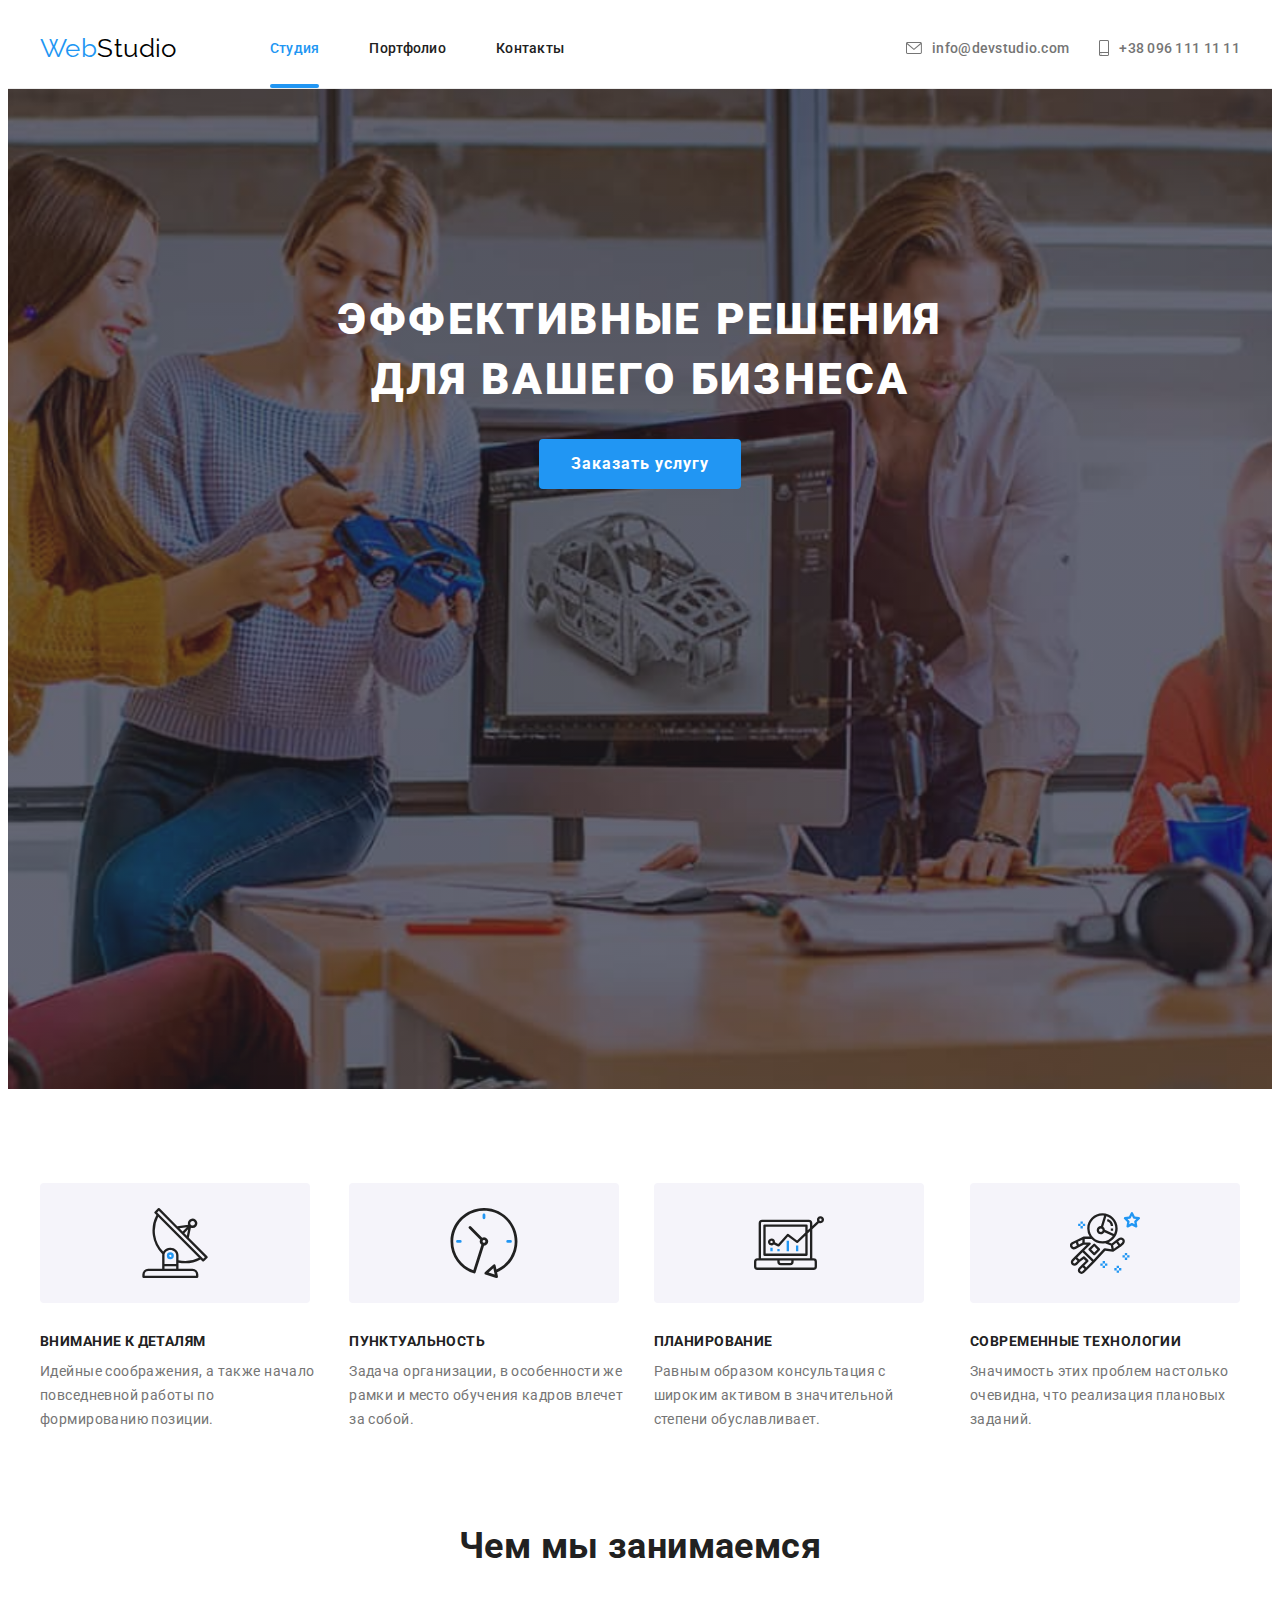
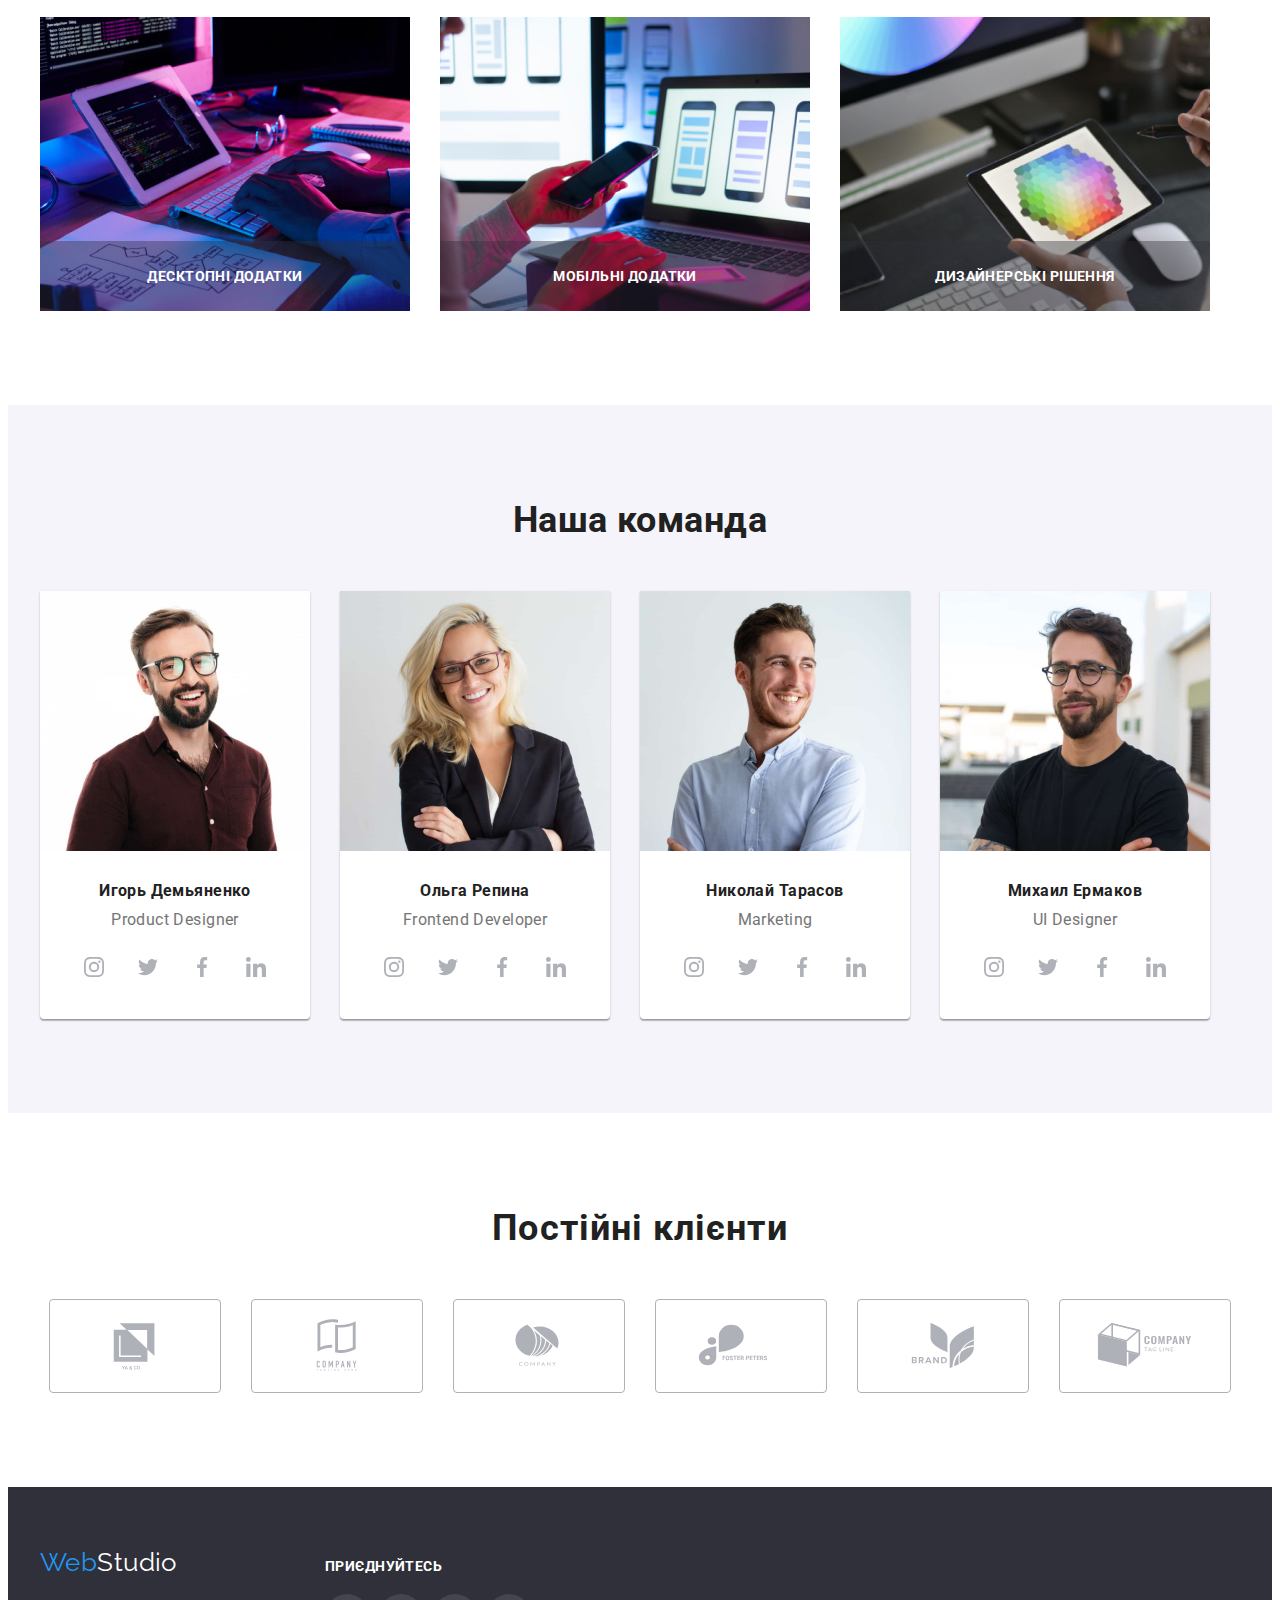
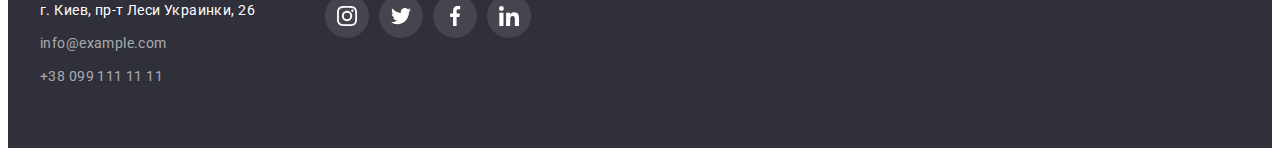
<file: index.html>
<!DOCTYPE html>
<html lang="ru">
  <head>
    <meta charset="UTF-8" />
    <meta http-equiv="X-UA-Compatible" content="IE=edge" />
    <meta name="viewport" content="width=device-width, initial-scale=1.0" />
    <title>WebStudio</title>

    <!--------------------  Font  ------------------------------------>
    <link rel="preconnect" href="https://fonts.googleapis.com" />
    <link rel="preconnect" href="https://fonts.gstatic.com" crossorigin />
    <link
      href="https://fonts.googleapis.com/css2?family=Raleway:wght@700&family=Roboto:wght@400;500;700;900&display=swap"
      rel="stylesheet"
    />

    <!-------------------  Normalize ---------------------------------------->
    <link
      rel="stylesheet"
      href="https://cdnjs.cloudflare.com/ajax/libs/modern-normalize/1.1.0/modern-normalize.min.css"
      integrity="sha512-wpPYUAdjBVSE4KJnH1VR1HeZfpl1ub8YT/NKx4PuQ5NmX2tKuGu6U/JRp5y+Y8XG2tV+wKQpNHVUX03MfMFn9Q=="
      crossorigin="anonymous"
      referrerpolicy="no-referrer"
    />

    <!------------------  Custom styles -------------------------------------------------->

    <link rel="stylesheet" href="./css/styles.css" />
  </head>

  <body data-page>
    <!----------------------------  header  -------------------------------------------------->

    <header class="header">
      <div class="container header-container">
        <nav class="header-nav">
          <a class="link header-link-logo-black" href="./index.html"
            ><span class="logo-blue">Web</span>Studio</a
          >
          <ul class="header-nav-list list">
            <li class="header-nav-item">
              <a class="header-link-studio header-link link" href="./index.html">Студия</a>
            </li>
            <li class="header-nav-item">
              <a class="header-link link" href="./portfolio.html">Портфолио</a>
            </li>
            <li class="header-nav-item"><a class="header-link link" href="#">Контакты</a></li>
          </ul>
        </nav>

        <ul class="header-contacts-list list">
          <li class="header-contacts-item">
            <a class="header-link-contacts link" href="mail:info@devstudio.com">
              <svg class="header-icon" width="16" height="12">
                <use href="./images/icons.svg#envelope"></use></svg
              >info@devstudio.com</a
            >
          </li>
          <li class="header-contacts-item">
            <a class="header-link-contacts link" href="tel:+380961111111"
              ><svg class="header-icon" width="10" height="16">
                <use href="./images/icons.svg#smartphone"></use></svg
              >+38 096 111 11 11</a
            >
          </li>
        </ul>
      </div>
    </header>

    <main>
      <!----------------------  Эффективные решения -------------------------------------->

      <section class="section sentence-section">
        <div class="container hero">
          <span class="images-hero"></span>
          <h1 class="sntns-hr">Эффективные решения для вашего бизнеса</h1>
          <button class="btn btn-sentence-section" type="button" data-modal-open>
            Заказать услугу
          </button>
        </div>
      </section>

      <!------------------------  features  ------------------------------------------->

      <section class="section">
        <div class="container">
          <h2 class="visually-hidden">Особенности</h2>

          <ul class="list container-features-list">
            <li class="container-features-item">
              <div class="features-icon-wrap">
                <svg class="features-icon" width="70" height="70">
                  <use href="./images/icons.svg#antenna"></use>
                </svg>
              </div>
              <h3 class="main-features-title">Внимание к деталям</h3>
              <p class="main-features-text">
                Идейные соображения, а также начало повседневной работы по формированию позиции.
              </p>
            </li>
            <li class="container-features-item">
              <div class="features-icon-wrap">
                <svg class="features-icon" width="70" height="70">
                  <use href="./images/icons.svg#clock"></use>
                </svg>
              </div>
              <h3 class="main-features-title">Пунктуальность</h3>
              <p class="main-features-text">
                Задача организации, в особенности же рамки и место обучения кадров влечет за собой.
              </p>
            </li>
            <li class="container-features-item">
              <div class="features-icon-wrap">
                <svg class="features-icon" width="70" height="70">
                  <use href="./images/icons.svg#diagram"></use>
                </svg>
              </div>
              <h3 class="main-features-title">Планирование</h3>
              <p class="main-features-text">
                Равным образом консультация с широким активом в значительной степени обуславливает.
              </p>
            </li>
            <li class="container-features-item">
              <div class="features-icon-wrap">
                <svg class="features-icon" width="70" height="70">
                  <use href="./images/icons.svg#astronaut"></use>
                </svg>
              </div>
              <h3 class="main-features-title">Современные технологии</h3>
              <p class="main-features-text">
                Значимость этих проблем настолько очевидна, что реализация плановых заданий.
              </p>
            </li>
          </ul>
        </div>
      </section>
      <!---------------------------- Занятия------------------------------------->
      <section class="section work">
        <div class="container">
          <h2 class="main-occupation-title">Чем мы занимаемся</h2>

          <ul class="list container-main-occupation-list">
            <li class="occupation-item">
              <img src="./images/box1.jpg" alt="проєктирование" width="370" />
              <div class="occupation-div"><p class="occupation-text">Десктопні додатки</p></div>
            </li>
            <li class="occupation-item">
              <img src="./images/box2.jpg" alt="мобильные приложения" width="370" />
              <div class="occupation-div"><p class="occupation-text">Мобільні додатки</p></div>
            </li>
            <li class="occupation-item">
              <img src="./images/box3.jpg" alt="дизайн" width="370" />
              <div class="occupation-div"><p class="occupation-text">Дизайнерські рішення</p></div>
            </li>
          </ul>
        </div>
      </section>

      <!--------------------------  Команда  --------------------------------------->

      <section class="section main-team">
        <div class="container">
          <h2 class="main-team-title-head">Наша команда</h2>

          <ul class="list container-main-team-list">
            <li class="team-card-item">
              <img src="./images/img1.jpg" alt="Product Designer" width="270" />
              <div class="team-card-content">
                <h3 class="main-team-title">Игорь Демьяненко</h3>
                <p class="main-team-text">Product Designer</p>
                <ul class="social-list list">
                  <li class="social-item">
                    <a
                      class="social-link link"
                      href=""
                      target="_blank"
                      rel="noopener nonereferre"
                      aria-label="instagram"
                    >
                      <svg class="social-icon" width="20" height="20">
                        <use href="./images/icons.svg#instagram"></use></svg
                    ></a>
                  </li>
                  <li class="social-item">
                    <a
                      class="social-link link"
                      href=""
                      target="_blank"
                      rel="noopener nonereferre"
                      aria-label="twitter"
                    >
                      <svg class="social-icon" width="20" height="20">
                        <use href="./images/icons.svg#twitter"></use></svg
                    ></a>
                  </li>
                  <li class="social-item">
                    <a
                      class="social-link link"
                      href=""
                      target="_blank"
                      rel="noopener nonereferre"
                      aria-label="facebook"
                    >
                      <svg class="social-icon" width="20" height="20">
                        <use href="./images/icons.svg#facebook"></use></svg
                    ></a>
                  </li>
                  <li class="social-item">
                    <a
                      class="social-link link"
                      href=""
                      target="_blank"
                      rel="noopener nonereferre"
                      aria-label="linkedin"
                      ><svg class="social-icon" width="20" height="20">
                        <use href="./images/icons.svg#linkedin"></use></svg
                    ></a>
                  </li>
                </ul>
              </div>
            </li>
            <li class="team-card-item">
              <img src="./images/img2.jpg" alt="Frontend Developer" width="270" />
              <div class="team-card-content">
                <h3 class="main-team-title">Ольга Репина</h3>
                <p class="main-team-text">Frontend Developer</p>
                <ul class="social-list list">
                  <li class="social-item">
                    <a
                      class="social-link link"
                      href=""
                      target="_blank"
                      rel="noopener nonereferre"
                      aria-label="instagram"
                    >
                      <svg class="social-icon" width="20" height="20">
                        <use href="./images/icons.svg#instagram"></use></svg
                    ></a>
                  </li>
                  <li class="social-item">
                    <a
                      class="social-link link"
                      href=""
                      target="_blank"
                      rel="noopener nonereferre"
                      aria-label="twitter"
                    >
                      <svg class="social-icon" width="20" height="20">
                        <use href="./images/icons.svg#twitter"></use></svg
                    ></a>
                  </li>
                  <li class="social-item">
                    <a
                      class="social-link link"
                      href=""
                      target="_blank"
                      rel="noopener nonereferre"
                      aria-label="facebook"
                    >
                      <svg class="social-icon" width="20" height="20">
                        <use href="./images/icons.svg#facebook"></use></svg
                    ></a>
                  </li>
                  <li class="social-item">
                    <a
                      class="social-link link"
                      href=""
                      target="_blank"
                      rel="noopener nonereferre"
                      aria-label="linkedin"
                      ><svg class="social-icon" width="20" height="20">
                        <use href="./images/icons.svg#linkedin"></use></svg
                    ></a>
                  </li>
                </ul>
              </div>
            </li>
            <li class="team-card-item">
              <img src="./images/img3.jpg" alt="Marketing" width="270" />
              <div class="team-card-content">
                <h3 class="main-team-title">Николай Тарасов</h3>
                <p class="main-team-text">Marketing</p>
                <ul class="social-list list">
                  <li class="social-item">
                    <a
                      class="social-link link"
                      href=""
                      target="_blank"
                      rel="noopener nonereferre"
                      aria-label="instagram"
                    >
                      <svg class="social-icon" width="20" height="20">
                        <use href="./images/icons.svg#instagram"></use></svg
                    ></a>
                  </li>
                  <li class="social-item">
                    <a
                      class="social-link link"
                      href=""
                      target="_blank"
                      rel="noopener nonereferre"
                      aria-label="twitter"
                    >
                      <svg class="social-icon" width="20" height="20">
                        <use href="./images/icons.svg#twitter"></use></svg
                    ></a>
                  </li>
                  <li class="social-item">
                    <a
                      class="social-link link"
                      href=""
                      target="_blank"
                      rel="noopener nonereferre"
                      aria-label="facebook"
                    >
                      <svg class="social-icon" width="20" height="20">
                        <use href="./images/icons.svg#facebook"></use></svg
                    ></a>
                  </li>
                  <li class="social-item">
                    <a
                      class="social-link link"
                      href=""
                      target="_blank"
                      rel="noopener nonereferre"
                      aria-label="linkedin"
                      ><svg class="social-icon" width="20" height="20">
                        <use href="./images/icons.svg#linkedin"></use></svg
                    ></a>
                  </li>
                </ul>
              </div>
            </li>
            <li class="team-card-item">
              <img src="./images/img4.jpg" alt="UI Designer" width="270" />
              <div class="team-card-content">
                <h3 class="main-team-title">Михаил Ермаков</h3>
                <p class="main-team-text">UI Designer</p>
                <ul class="social-list list">
                  <li class="social-item">
                    <a
                      class="social-link link"
                      href=""
                      target="_blank"
                      rel="noopener nonereferre"
                      aria-label="instagram"
                    >
                      <svg class="social-icon" width="20" height="20">
                        <use href="./images/icons.svg#instagram"></use></svg
                    ></a>
                  </li>
                  <li class="social-item">
                    <a
                      class="social-link link"
                      href=""
                      target="_blank"
                      rel="noopener nonereferre"
                      aria-label="twitter"
                    >
                      <svg class="social-icon" width="20" height="20">
                        <use href="./images/icons.svg#twitter"></use></svg
                    ></a>
                  </li>
                  <li class="social-item">
                    <a
                      class="social-link link"
                      href=""
                      target="_blank"
                      rel="noopener nonereferre"
                      aria-label="facebook"
                    >
                      <svg class="social-icon" width="20" height="20">
                        <use href="./images/icons.svg#facebook"></use></svg
                    ></a>
                  </li>
                  <li class="social-item">
                    <a
                      class="social-link link"
                      href=""
                      target="_blank"
                      rel="noopener nonereferre"
                      aria-label="linkedin"
                      ><svg class="social-icon" width="20" height="20">
                        <use href="./images/icons.svg#linkedin"></use></svg
                    ></a>
                  </li>
                </ul>
              </div>
            </li>
          </ul>
        </div>
      </section>

      <!-- Постійні клієнти -->

      <section class="section section-clients">
        <div class="container container-clients">
          <h2 class="clients-title">Постійні клієнти</h2>
          <ul class="section-clients-list list">
            <li class="section-clients-item">
              <a
                class="clients-link link"
                href=""
                target="_blank"
                rel="noopener nonereferre"
                aria-label="YA&CO"
                ><svg class="clients-icon" width="106" height="60">
                  <use href="./images/icons.svg#logo1"></use></svg
              ></a>
            </li>
            <li class="section-clients-item">
              <a
                class="clients-link link"
                href=""
                target="_blank"
                rel="noopener nonereferre"
                aria-label="flag"
                ><svg class="clients-icon" width="106" height="60">
                  <use href="./images/icons.svg#logo2"></use></svg
              ></a>
            </li>
            <li class="section-clients-item">
              <a
                class="clients-link link"
                href=""
                target="_blank"
                rel="noopener nonereferre"
                aria-label="shell"
                ><svg class="clients-icon" width="106" height="60">
                  <use href="./images/icons.svg#logo3"></use></svg
              ></a>
            </li>
            <li class="section-clients-item">
              <a
                class="clients-link link"
                href=""
                target="_blank"
                rel="noopener nonereferre"
                aria-label="butterfly"
                ><svg class="clients-icon" width="106" height="60">
                  <use href="./images/icons.svg#logo4"></use></svg
              ></a>
            </li>
            <li class="section-clients-item">
              <a
                class="clients-link link"
                href=""
                target="_blank"
                rel="noopener nonereferre"
                aria-label="leaf"
                ><svg class="clients-icon" width="106" height="60">
                  <use href="./images/icons.svg#logo5"></use></svg
              ></a>
            </li>
            <li class="section-clients-item">
              <a
                class="clients-link link"
                href=""
                target="_blank"
                rel="noopener nonereferre"
                aria-label="box"
                ><svg class="clients-icon" width="106" height="60">
                  <use href="./images/icons.svg#logo6"></use></svg
              ></a>
            </li>
          </ul>
        </div>
      </section>
    </main>

    <!------------------------Footer------------------------------------>

    <footer class="footer">
      <div class="container container-footer">
        <div class="footer-container-contacts">
          <a class="link footer-link-logo-white" href="./index.html"
            ><span class="logo-blue">Web</span>Studio</a
          >
          <address class="address">
            <ul class="list footer-list">
              <li class="footer-address-location-item">
                <a
                  class="link footer-link-location"
                  target="_blank"
                  rel="noopener noreferrer"
                  href="https://goo.gl/maps/SqduPQ5yzWcNrS9j9"
                  >г. Киев, пр-т Леси Украинки, 26</a
                >
              </li>
              <li class="footer-item">
                <a class="link footer-link" href="mailto:info@example.com">info@example.com</a>
              </li>
              <li class="footer-item">
                <a class="link footer-link" href="tel:+380991111111">+38 099 111 11 11</a>
              </li>
            </ul>
          </address>
        </div>

        <div class="footer-container-social">
          <p class="footer-social-title">приєднуйтесь</p>
          <ul class="footer-social-list list">
            <li class="footer-social-item">
              <a
                class="footer-social-link link"
                href=""
                target="_blank"
                rel="noopener nonereferre"
                aria-label="instagram"
              >
                <svg class="footer-social-icon" width="20" height="20">
                  <use href="./images/icons.svg#instagram"></use></svg
              ></a>
            </li>
            <li class="footer-social-item">
              <a
                class="footer-social-link link"
                href=""
                target="_blank"
                rel="noopener nonereferre"
                aria-label="twitter"
              >
                <svg class="footer-social-icon" width="20" height="20">
                  <use href="./images/icons.svg#twitter"></use></svg
              ></a>
            </li>
            <li class="footer-social-item">
              <a
                class="footer-social-link link"
                href=""
                target="_blank"
                rel="noopener nonereferre"
                aria-label="facebook"
              >
                <svg class="footer-social-icon" width="20" height="20">
                  <use href="./images/icons.svg#facebook"></use></svg
              ></a>
            </li>
            <li class="footer-social-item">
              <a
                class="footer-social-link link"
                href=""
                target="_blank"
                rel="noopener nonereferre"
                aria-label="linkedin"
                ><svg class="footer-social-icon" width="20" height="20">
                  <use href="./images/icons.svg#linkedin"></use></svg
              ></a>
            </li>
          </ul>
        </div>
      </div>
    </footer>

    <!-- Modal window -->

    <div class="backdrop is-hidden" data-modal>
      <div class="modal">
        <button class="modal-btn" data-modal-close>
          <svg class="modal-btn-icon" width="20" height="20">
            <use href="./images/icons.svg#close"></use>
          </svg>
        </button>
      </div>
    </div>

    <!--<script src="./header-scroll.js"></script> -->
    <script src="./modal.js"></script>
  </body>
</html>
</file>
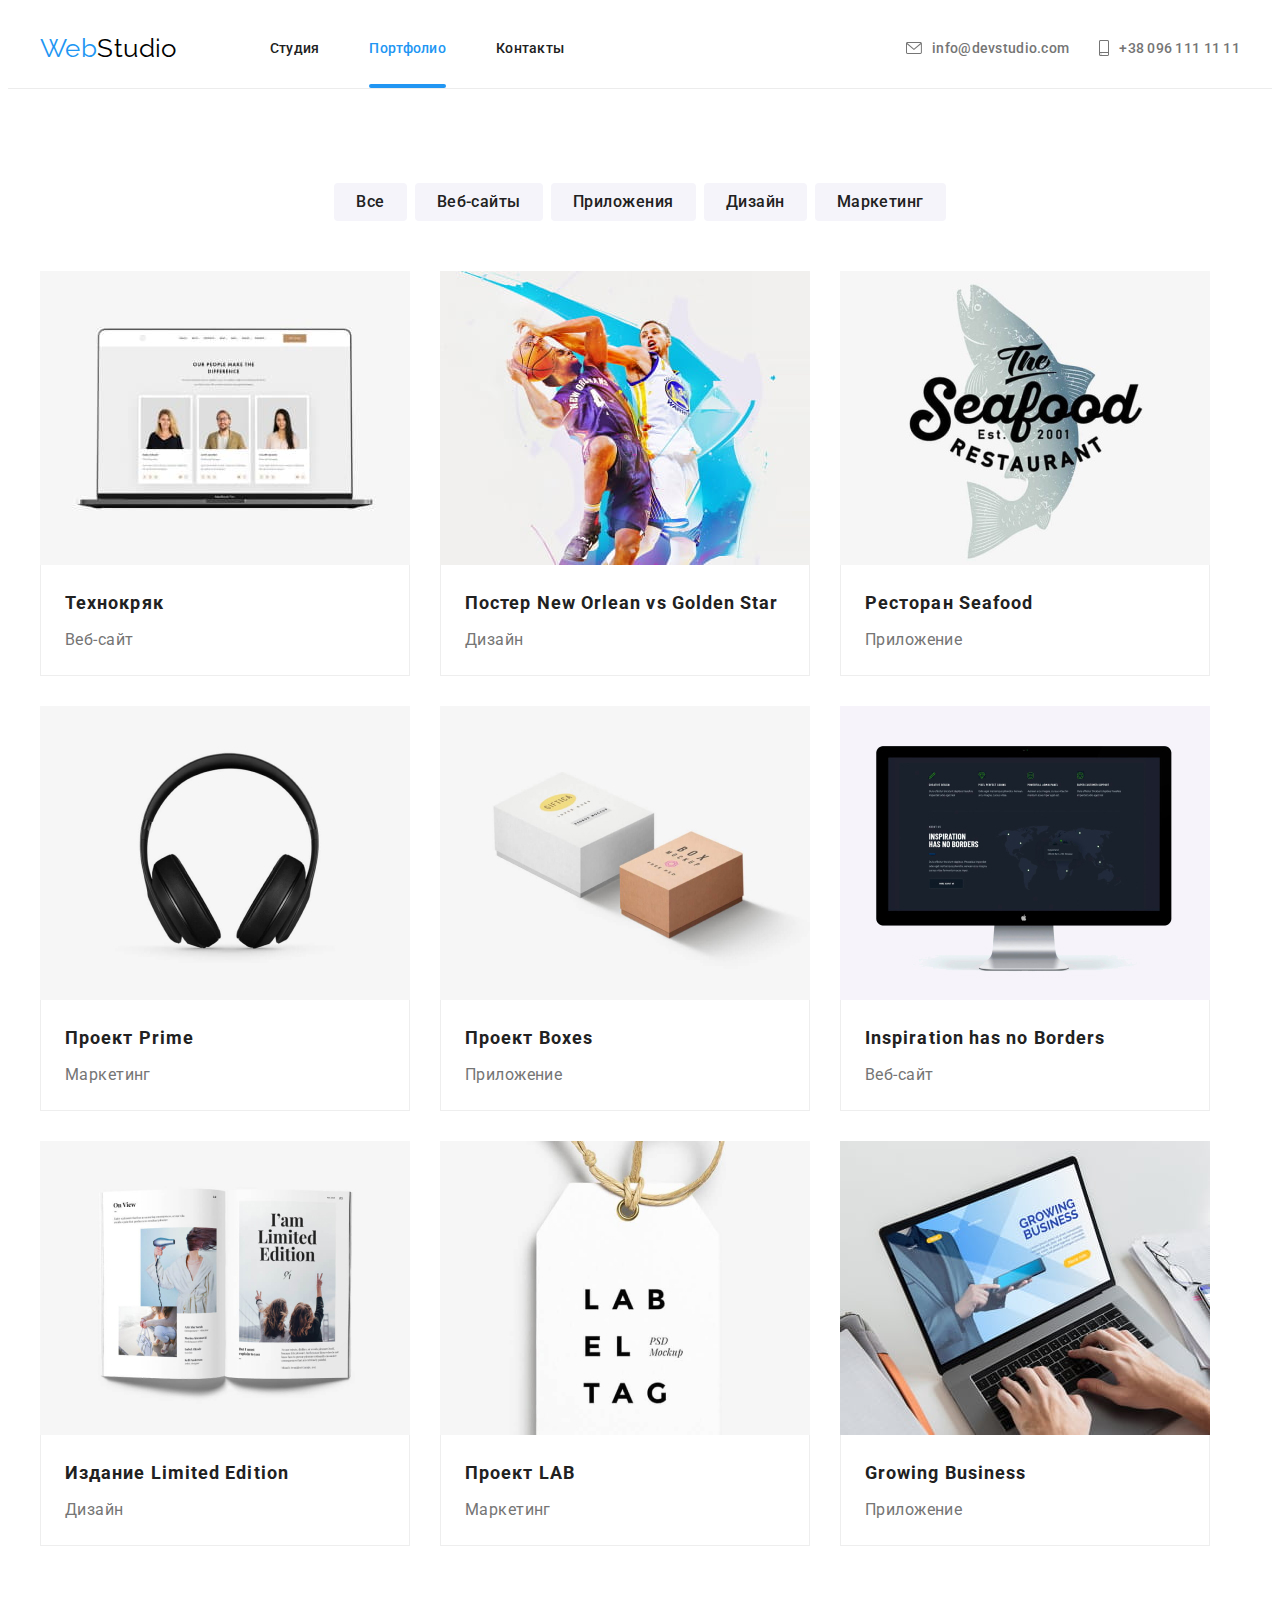
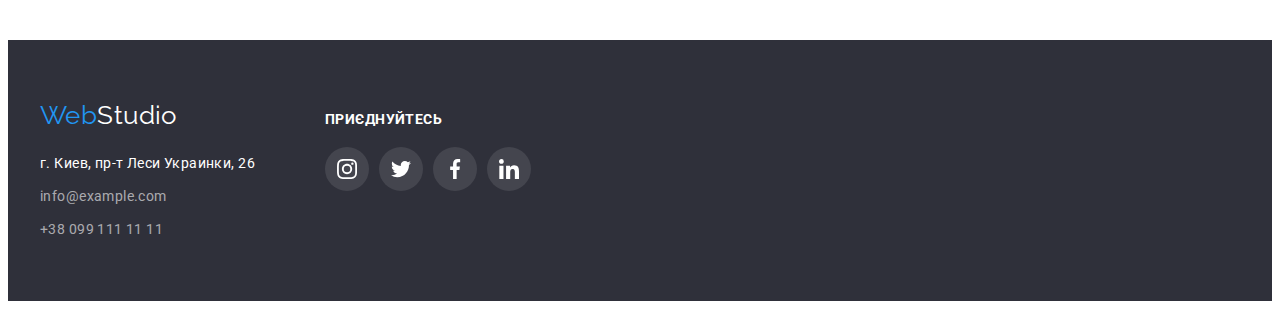
<file: portfolio.html>
<!DOCTYPE html>
<html lang="ru">
  <head>
    <meta charset="UTF-8" />
    <meta http-equiv="X-UA-Compatible" content="IE=edge" />
    <meta name="viewport" content="width=device-width, initial-scale=1.0" />
    <title>WebStudio Portfolio</title>

    <!-----------------------  Font ----------------------------------------->

    <link rel="preconnect" href="https://fonts.googleapis.com" />
    <link rel="preconnect" href="https://fonts.gstatic.com" crossorigin />
    <link
      href="https://fonts.googleapis.com/css2?family=Raleway:wght@700&family=Roboto:wght@400;500;700;900&display=swap"
      rel="stylesheet"
    />

    <!------------------------  Normalize ------------------------------------->
    <link
      rel="stylesheet"
      href="https://cdnjs.cloudflare.com/ajax/libs/modern-normalize/1.1.0/modern-normalize.min.css"
      integrity="sha512-wpPYUAdjBVSE4KJnH1VR1HeZfpl1ub8YT/NKx4PuQ5NmX2tKuGu6U/JRp5y+Y8XG2tV+wKQpNHVUX03MfMFn9Q=="
      crossorigin="anonymous"
      referrerpolicy="no-referrer"
    />

    <!------------------------  Custom styles --------------------------------->

    <link rel="stylesheet" href="./css/styles.css" />
  </head>

  <body>
    <!-------------------  header  ----------------------------------------------->

    <header class="header">
      <div class="container header-container">
        <nav class="header-nav">
          <a class="link header-link-logo-black" href="./index.html"
            ><span class="logo-blue">Web</span>Studio</a
          >
          <ul class="header-nav-list list">
            <li class="header-nav-item">
              <a class="header-link link" href="./index.html">Студия</a>
            </li>
            <li class="header-nav-item">
              <a class="header-link-portfolio header-link link" href="./portfolio.html"
                >Портфолио</a
              >
            </li>
            <li class="header-nav-item"><a class="header-link link" href="#">Контакты</a></li>
          </ul>
        </nav>

        <ul class="header-contacts-list list">
          <li class="header-contacts-item">
            <a class="header-link-contacts link" href="mail:info@devstudio.com">
              <svg class="header-icon" width="16" height="12">
                <use href="./images/icons.svg#envelope"></use></svg
              >info@devstudio.com</a
            >
          </li>
          <li class="header-contacts-item">
            <a class="header-link-contacts link" href="tel:+380961111111"
              ><svg class="header-icon" width="10" height="16">
                <use href="./images/icons.svg#smartphone"></use></svg
              >+38 096 111 11 11</a
            >
          </li>
        </ul>
      </div>
    </header>

    <!---------------------  Portfolio navigation  ------------------------------->

    <main>
      <section class="section consection-portfolio">
        <div class="container">
          <!------------------------Portfolio BTN------------------------------->

          <h1 class="visually-hidden">Portfolio</h1>

          <ul class="list container-portfolio-navigation-list">
            <li>
              <button class="btn-portfolio" type="button">Все</button>
            </li>
            <li>
              <button class="btn-portfolio" type="button">Веб-сайты</button>
            </li>
            <li>
              <button class="btn-portfolio" type="button">Приложения</button>
            </li>
            <li>
              <button class="btn-portfolio" type="button">Дизайн</button>
            </li>
            <li>
              <button class="btn-portfolio" type="button">Маркетинг</button>
            </li>
          </ul>

          <!--------------  Portfolio  -------------------------------------------------->

          <ul class="list container-portfolio-list">
            <li class="portfolio-item">
              <a class="portfolio-link link" href="">
                <div class="overlay-out">
                  <img src="./images/img.prtfl.jpg" alt="Технокряк" width="370" />
                  <div class="overlay">
                    <p class="overlay-text">
                      Ресурс пропонує комплексні пропозиції з різним рівнем функціоналу та сервісів.
                      Все це дозволить відвідувачу отримати вичерпні відомості про компанію чи
                      приватну особу.
                    </p>
                  </div>
                </div>
                <div class="porfolio-div-contents">
                  <h2 class="portfolio-title">Технокряк</h2>
                  <p class="portfolio-text">Веб-сайт</p>
                </div>
              </a>
            </li>
            <li class="portfolio-item">
              <a class="portfolio-link link" href="">
                <div class="overlay-out">
                  <img
                    src="./images/img.prtfl.1.jpg"
                    alt="Постер New Orlean vs Golden Star"
                    width="370"
                  />
                  <div class="overlay">
                    <p class="overlay-text">
                      Ресурс пропонує комплексні пропозиції з різним рівнем функціоналу та сервісів.
                      Все це дозволить відвідувачу отримати вичерпні відомості про компанію чи
                      приватну особу.
                    </p>
                  </div>
                </div>

                <div class="porfolio-div-contents">
                  <h2 class="portfolio-title">Постер New Orlean vs Golden Star</h2>
                  <p class="portfolio-text">Дизайн</p>
                </div></a
              >
            </li>
            <li class="portfolio-item">
              <a class="portfolio-link link" href="">
                <div class="overlay-out">
                  <img src="./images/img.prtfl.2.jpg" alt="Ресторан Seafood" width="370" />
                  <div class="overlay">
                    <p class="overlay-text">
                      Ресурс пропонує комплексні пропозиції з різним рівнем функціоналу та сервісів.
                      Все це дозволить відвідувачу отримати вичерпні відомості про компанію чи
                      приватну особу.
                    </p>
                  </div>
                </div>
                <div class="porfolio-div-contents">
                  <h2 class="portfolio-title">Ресторан Seafood</h2>
                  <p class="portfolio-text">Приложение</p>
                </div></a
              >
            </li>
            <li class="portfolio-item">
              <a class="portfolio-link link" href="">
                <div class="overlay-out">
                  <img src="./images/img.prtfl.3.jpg" alt="Проект Prime" width="370" />
                  <div class="overlay">
                    <p class="overlay-text">
                      Ресурс пропонує комплексні пропозиції з різним рівнем функціоналу та сервісів.
                      Все це дозволить відвідувачу отримати вичерпні відомості про компанію чи
                      приватну особу.
                    </p>
                  </div>
                </div>

                <div class="porfolio-div-contents">
                  <h2 class="portfolio-title">Проект Prime</h2>
                  <p class="portfolio-text">Маркетинг</p>
                </div></a
              >
            </li>
            <li class="portfolio-item">
              <a class="portfolio-link link" href="">
                <div class="overlay-out">
                  <img src="./images/img.prtfl.4.jpg" alt="Проект Boxes" width="370" />
                  <div class="overlay">
                    <p class="overlay-text">
                      Ресурс пропонує комплексні пропозиції з різним рівнем функціоналу та сервісів.
                      Все це дозволить відвідувачу отримати вичерпні відомості про компанію чи
                      приватну особу.
                    </p>
                  </div>
                </div>

                <div class="porfolio-div-contents">
                  <h2 class="portfolio-title">Проект Boxes</h2>
                  <p class="portfolio-text">Приложение</p>
                </div></a
              >
            </li>
            <li class="portfolio-item">
              <a class="portfolio-link link" href="">
                <div class="overlay-out">
                  <img
                    src="./images/img.prtfl.5.jpg"
                    alt="Inspiration has no Borders"
                    width="370"
                  />
                  <div class="overlay">
                    <p class="overlay-text">
                      Ресурс пропонує комплексні пропозиції з різним рівнем функціоналу та сервісів.
                      Все це дозволить відвідувачу отримати вичерпні відомості про компанію чи
                      приватну особу.
                    </p>
                  </div>
                </div>

                <div class="porfolio-div-contents">
                  <h2 class="portfolio-title">Inspiration has no Borders</h2>
                  <p class="portfolio-text">Веб-сайт</p>
                </div></a
              >
            </li>
            <li class="portfolio-item">
              <a class="portfolio-link link" href="">
                <div class="overlay-out">
                  <img src="./images/img.prtfl.6.jpg" alt="Издание Limited Edition" width="370" />
                  <div class="overlay">
                    <p class="overlay-text">
                      Ресурс пропонує комплексні пропозиції з різним рівнем функціоналу та сервісів.
                      Все це дозволить відвідувачу отримати вичерпні відомості про компанію чи
                      приватну особу.
                    </p>
                  </div>
                </div>

                <div class="porfolio-div-contents">
                  <h2 class="portfolio-title">Издание Limited Edition</h2>
                  <p class="portfolio-text">Дизайн</p>
                </div></a
              >
            </li>
            <li class="portfolio-item">
              <a class="portfolio-link link" href="">
                <div class="overlay-out">
                  <img src="./images/img.prtfl.7.jpg" alt="Проект LAB" width="370" />
                  <div class="overlay">
                    <p class="overlay-text">
                      Ресурс пропонує комплексні пропозиції з різним рівнем функціоналу та сервісів.
                      Все це дозволить відвідувачу отримати вичерпні відомості про компанію чи
                      приватну особу.
                    </p>
                  </div>
                </div>

                <div class="porfolio-div-contents">
                  <h2 class="portfolio-title">Проект LAB</h2>
                  <p class="portfolio-text">Маркетинг</p>
                </div></a
              >
            </li>
            <li class="portfolio-item">
              <a class="portfolio-link link" href="">
                <div class="overlay-out">
                  <img src="./images/img.prtfl.8.jpg" alt="Growing Business" width="370" />
                  <div class="overlay">
                    <p class="overlay-text">
                      Ресурс пропонує комплексні пропозиції з різним рівнем функціоналу та сервісів.
                      Все це дозволить відвідувачу отримати вичерпні відомості про компанію чи
                      приватну особу.
                    </p>
                  </div>
                </div>
                <div class="porfolio-div-contents">
                  <h2 class="portfolio-title">Growing Business</h2>
                  <p class="portfolio-text">Приложение</p>
                </div></a
              >
            </li>
          </ul>
        </div>
      </section>
    </main>

    <!------------------------Footer------------------------------------>

    <footer class="footer">
      <div class="container container-footer">
        <div class="footer-container-contacts">
          <a class="link footer-link-logo-white" href="./index.html"
            ><span class="logo-blue">Web</span>Studio</a
          >
          <address class="address">
            <ul class="list footer-list">
              <li class="footer-address-location-item">
                <a
                  class="link footer-link-location"
                  target="_blank"
                  rel="noopener noreferrer"
                  href="https://goo.gl/maps/SqduPQ5yzWcNrS9j9"
                  >г. Киев, пр-т Леси Украинки, 26</a
                >
              </li>
              <li class="footer-item">
                <a class="link footer-link" href="mailto:info@example.com">info@example.com</a>
              </li>
              <li class="footer-item">
                <a class="link footer-link" href="tel:+380991111111">+38 099 111 11 11</a>
              </li>
            </ul>
          </address>
        </div>

        <div class="footer-container-social">
          <p class="footer-social-title">приєднуйтесь</p>
          <ul class="footer-social-list list">
            <li class="footer-social-item">
              <a
                class="footer-social-link link"
                href=""
                target="_blank"
                rel="noopener nonereferre"
                aria-label="instagram"
              >
                <svg class="footer-social-icon" width="20" height="20">
                  <use href="./images/icons.svg#instagram"></use></svg
              ></a>
            </li>
            <li class="footer-social-item">
              <a
                class="footer-social-link link"
                href=""
                target="_blank"
                rel="noopener nonereferre"
                aria-label="twitter"
              >
                <svg class="footer-social-icon" width="20" height="20">
                  <use href="./images/icons.svg#twitter"></use></svg
              ></a>
            </li>
            <li class="footer-social-item">
              <a
                class="footer-social-link link"
                href=""
                target="_blank"
                rel="noopener nonereferre"
                aria-label="facebook"
              >
                <svg class="footer-social-icon" width="20" height="20">
                  <use href="./images/icons.svg#facebook"></use></svg
              ></a>
            </li>
            <li class="footer-social-item">
              <a
                class="footer-social-link link"
                href=""
                target="_blank"
                rel="noopener nonereferre"
                aria-label="linkedin"
                ><svg class="footer-social-icon" width="20" height="20">
                  <use href="./images/icons.svg#linkedin"></use></svg
              ></a>
            </li>
          </ul>
        </div>
      </div>
    </footer>
  </body>
</html>
</file>
<file: css/styles.css>
:root {
  /*  ------------------  fonts  -------------------------- */
  --main-font: 'Roboto', sans-serif;
  --secondary-font: 'Raleway', sans-serif;

  /*  ------------------- text colors  ------------------ */
  --btn-txt-cl: #ffffff;
  --main-txt-cl: #212121;
  --hdr-cntcts-lst: #757575;
  --accent-txt-cl: #2196f3;
  --porfolio-border-img: #eeeeee;
  --logo-black: #000000;
  --btn-prtfl: #f5f4fa;
  --item-light: rgba(255, 255, 255, 0.6);
  --sctn-sntnc: #2f303a;
  --header-container-border: #ececec;
  --accent-txt-hvr-fcs-cl: #188ce8;
  --accent-social-link-light: #afb1b8;
  --accent-social-link-dark: rgba(255, 255, 255, 0.1);
  --clients-link: rgba(175, 177, 184, 1);
  --linear-gradient: rgba(47, 48, 58, 0.4);
  --box-shadow-porfolio: 0px 1px 1px rgba(0, 0, 0, 0.12), 0px 4px 4px rgba(0, 0, 0, 0.06),
    1px 4px 6px rgba(0, 0, 0, 0.16);
  --backdrop: rgba(0, 0, 0, 0.2);
  --overlay-bgr-clr: rgba(33, 150, 243, 0.9);

  --indent: 30px;
  --items: 3;
  --transition: 250ms cubic-bezier(0.4, 0, 0.2, 1);
  --transition-slow: 350ms cubic-bezier(0.4, 0, 0.2, 1);

  /* ----------------- others  --------------------------- */
}
body {
  font-family: var(--main-font);
  color: var(--main-txt-cl);
  background-color: var(--btn-txt-cl);
  font-size: 14px;
  letter-spacing: 0.03em;
}

.no-scroll {
  overflow: hidden;
}
/*-------------------- reset styles --------------------------- */

h1,
h2,
h3,
h4,
h5,
h6,
p {
  margin: 0;
}

.link {
  text-decoration: none;
  color: currentColor;
}

.list {
  list-style: none;
  padding-left: 0;
  margin: 0;
}

/*----------------------- basy styles  ---------------------------- */

.container {
  width: 1200px;
  padding: 0 15px;
  margin: 0 auto;
  /*outline: 2px dashed red;
  outline-offset: -2px;*/
}

.visually-hidden {
  position: absolute;
  width: 1px;
  height: 1px;
  margin: -1px;
  border: 0;
  padding: 0;

  white-space: nowrap;
  clip-path: inset(100%);
  clip: rect(0 0 0 0);
  overflow: hidden;
}

img {
  display: block;
  max-width: 100%;
  height: auto;
}

address {
  font-style: normal;
}

.section {
  padding-top: 94px;
  padding-bottom: 94px;
}

.btn {
  font-family: inherit;
  font-weight: 700;
  font-size: 16px;
  line-height: calc(30 / 16);
  display: flex;
  letter-spacing: 0.06em;
  color: var(--btn-txt-cl);
  background-color: var(--accent-txt-cl);
  cursor: pointer;
  border-radius: 4px;
  bottom: none;
  border: none;
  padding: 10px 32px;

  display: block;
  margin: 0 auto;

  transition: color var(--transition), background-color var(--transition);
}

.btn:hover,
.btn:focus {
  color: var(--btn-txt-cl);
  background-color: var(--accent-txt-hvr-fcs-cl);
}

.btn-portfolio {
  font-family: inherit;
  font-weight: 500;
  font-size: 16px;
  line-height: calc(26 / 16);
  letter-spacing: 0.03em;
  text-align: center;
  color: var(--main-txt-cl);
  background-color: var(--btn-prtfl);
  cursor: pointer;
  border: none;

  padding: 6px 22px;
  border-radius: 4px;

  transition: color var(--transition), background-color var(--transition),
    box-shadow var(--transition);
}

.btn-portfolio:hover,
.btn-portfolio:focus {
  color: var(--btn-txt-cl);
  background-color: var(--accent-txt-cl);
  box-shadow: var(--box-shadow-porfolio);
}

.header-link-logo-black {
  font-family: 'Raleway';
  font-size: 26px;
  line-height: calc(31 / 26);
  color: var(--logo-black);
  display: block;
}

.logo-blue {
  font-family: 'Raleway';
  font-size: 26px;
  line-height: calc(31 / 26);
  color: var(--accent-txt-cl);
}

/* -------------------  Header  ------------------------ */

.header {
  border-bottom: 1px solid var(--header-container-border);
}

.header-container {
  display: flex;
}

.header-nav {
  display: flex;
  align-items: center;
  margin-right: auto;
}

.header-link-logo-black {
  display: block;
  margin-right: 93px;
  padding: 0 auto;
}

.header-nav-list,
.header-contacts-list {
  display: flex;
}

.header-nav-item {
  margin-right: 50px;
}

.header-contacts-item {
  margin-right: 30px;
}

.header-nav-item:nth-last-child(1),
.header-contacts-item:nth-last-child(1) {
  margin-right: 0;
}

.header-icon {
  fill: currentColor;
  margin-right: 10px;
}

.header-link,
.header-link-contacts {
  font-weight: 500;
  font-size: 14px;
  line-height: calc(16 / 14);
  letter-spacing: 0.02em;
  cursor: pointer;

  display: flex;
  padding-top: 32px;
  padding-bottom: 32px;
  align-items: center;
}

.header-link {
  position: relative;

  transition: color var(--transition);
}

.header-link-studio::after,
.header-link-portfolio::after {
  content: '';
  position: absolute;
  bottom: 0px;
  left: 0;

  display: block;
  width: 100%;
  height: 4px;

  border-radius: 4px;
  background-color: var(--accent-txt-cl);
}

.header-link-contacts {
  color: var(--hdr-cntcts-lst);

  transition: color var(--transition);
}

.header-link-studio,
.header-link-portfolio {
  color: var(--accent-txt-cl);
}

.header-link:hover,
.header-link:focus,
.header-link-contacts:hover,
.header-link-contacts:focus,
.footer-link:hover,
.footer-link:focus {
  color: var(--accent-txt-cl);
}

/*  ---------------- Эффективные решения  ---------------- */

.sentence-section {
  max-width: 1600px;
  height: 600px;
  margin-left: auto;
  margin-right: auto;

  background-position: center;
  background-repeat: no-repeat;
  background-size: cover;
  background-color: var(--sctn-sntnc);
  padding-top: 200px;
  padding-bottom: 200px;
  background-image: linear-gradient(to right, var(--linear-gradient), var(--linear-gradient)),
    url('../images/hero.jpg');
}

.sntns-hr {
  font-weight: 900;
  font-size: 44px;
  line-height: calc(60 / 44);
  text-align: center;
  letter-spacing: 0.06em;
  text-transform: uppercase;
  color: var(--btn-txt-cl);
  width: 696px;
  margin: 0 auto;
  margin-bottom: 30px;
}

/*---------------------- Особенности  -------------------*/

.container-features-list {
  display: flex;
  gap: 30px;
}

.features-icon-wrap {
  display: flex;
  align-items: center;
  justify-content: center;
  width: 270px;
  height: 120px;
  background-color: var(--btn-prtfl);
  border-radius: 4px;
  margin-bottom: 30px;
}

.main-features-title {
  font-size: 14px;
  line-height: calc(16 / 14);
  text-transform: uppercase;
  margin-bottom: 10px;
}

.main-features-text {
  line-height: calc(24 / 14);
  color: var(--hdr-cntcts-lst);
}

/*------------------------- Занятия -----------------*/

.work {
  padding-top: 0px;
}

.main-occupation-title {
  text-align: center;
  margin-bottom: 50px;
  font-size: 36px;
  line-height: calc(42 / 36);
}

.container-main-occupation-list {
  display: flex;
  gap: 30px;
}

.occupation-item {
  position: relative;
}

.occupation-div {
  position: absolute;
  bottom: 0;
  right: 0;

  height: 70px;
  width: 100%;

  display: flex;
  align-items: center;
  justify-content: center;
  z-index: 1000;

  background: var(--linear-gradient);
}

.occupation-text {
  font-weight: 700;
  line-height: calc(16 / 14);
  text-transform: uppercase;
  color: var(--btn-txt-cl);
}

/*  -------------------- Команда --------------------*/

.main-team {
  background-color: var(--btn-prtfl);
}

.main-team-title-head {
  font-size: 36px;
  line-height: 42px;
  text-align: center;
  margin-bottom: 50px;
}

.container-main-team-list {
  display: flex;
  gap: 30px;
}

.team-card-item {
  box-shadow: 0px 1px 3px rgba(0, 0, 0, 0.12), 0px 1px 1px rgba(0, 0, 0, 0.14),
    0px 2px 1px rgba(0, 0, 0, 0.2);
  border-radius: 0px 0px 4px 4px;
  background-color: var(--btn-txt-cl);
}

.team-card-content {
  text-align: center;
  padding: 30px 0;
}

.main-team-title {
  font-size: 16px;
  line-height: calc(19 / 16);
  margin-bottom: 10px;
}

.main-team-text {
  font-size: 16px;
  line-height: calc(19 / 16);
  color: var(--hdr-cntcts-lst);

  margin-bottom: 16px;
}

.social-list {
  display: flex;
  align-items: center;
  justify-content: center;
  gap: 10px;
}

.social-link {
  display: flex;
  align-items: center;
  justify-content: center;
  width: 44px;
  height: 44px;
  background-color: var(--btn-txt-cl);
  border-radius: 50%;
  color: var(--accent-social-link-light);

  transition: color var(--transition), background-color var(--transition);
}

/* outline: 2px dashed red;
  outline-offset: -2px;
*/

.social-link:hover,
.social-link:focus {
  color: var(--btn-txt-cl);
  background-color: var(--accent-txt-cl);
}

.social-icon {
  fill: currentColor;
}

/* ------------------ Постійні клієнти  ------------------------- */

.container-clients {
  display: block;
}

.clients-title {
  font-weight: 700;
  font-size: 36px;
  line-height: calc(42 / 36);
  text-align: center;
  letter-spacing: 0.03em;
  color: var(--main-txt-cl);
  margin-bottom: 50px;
}

.section-clients-list {
  display: flex;
  align-items: center;
  justify-content: center;
  gap: 30px;
}

.clients-link {
  display: flex;
  align-items: center;
  justify-content: center;
  width: 170px;
  height: 92px;

  border: 1px solid var(--clients-link);
  color: var(--clients-link);

  border-radius: 4px;

  transition: color var(--transition), border var(--transition);
}

.clients-link:hover,
.clients-link:focus {
  color: var(--accent-txt-cl);
  border: 1px solid var(--accent-txt-cl);
}

.clients-icon {
  fill: currentColor;
}

/*  ----------------- PORFOLIO page  ------------------------- * /

/*  -------------- Portfolio navigation  ------------------ */

.section-portfolio {
  padding: 94px 0;
}

/*  ----------------- Portfolio BTN  ----------------------- */

.container-portfolio-navigation-list {
  display: flex;
  justify-content: center;
  gap: 8px;
  margin-bottom: 50px;
}

/* ---------------- Portfolio ------------------------------- */

.container-portfolio-list {
  display: flex;
  flex-wrap: wrap;
  gap: 30px;
}

.portfolio-item {
}

.portfolio-link {
  display: block;

  transition: box-shadow var(--transition);
}

.portfolio-link:hover,
.portfolio-link:focus {
  box-shadow: var(--box-shadow-porfolio);
}

.overlay-out {
  position: relative;
  overflow: hidden;
}

.overlay {
  position: absolute;
  top: 0px;
  left: 0px;

  width: 100%;
  height: 100%;
  display: flex;
  align-items: center;
  justify-content: center;
  padding: 63px 24px;

  background-color: var(--overlay-bgr-clr);
  backdrop-filter: blur (3px);

  transform: translateY(100%);
  transition: transform var(--transition);
}

.portfolio-item:hover .overlay {
  transform: translateY(0);
}
.overlay-text {
  font-weight: 400;
  font-size: 18px;
  line-height: calc(28 / 18);
  letter-spacing: 0.03em;
  color: var(--btn-txt-cl);
}

.porfolio-div-contents {
  border: 1px solid var(--porfolio-border-img);
  padding: 20px 24px;
  border-top: none;
}

.portfolio-title {
  font-size: 18px;
  line-height: calc(36 / 18);
  letter-spacing: 0.06em;
  margin-bottom: 4px;
}

.portfolio-text {
  font-size: 16px;
  line-height: calc(30 / 16);
  color: var(--hdr-cntcts-lst);
}

/*----------------------Footer------------------------------- */

.footer {
  background-color: var(--sctn-sntnc);
  padding-top: 60px;
  padding-bottom: 60px;
}

.container-footer {
  display: flex;
  align-items: baseline;
}

.footer-container-contacts {
  margin-right: 70px;
}

.footer-link-logo-white {
  display: block;
  font-family: 'Raleway';
  font-size: 26px;
  line-height: calc(31 / 26);
  color: var(--btn-txt-cl);
  margin-bottom: 20px;
}

.address {
  font-style: inherit;
}

.footer-link-location {
  line-height: calc(24 / 14);
  color: var(--btn-txt-cl);
}

.footer-link {
  line-height: calc(24 / 14);
  color: var(--item-light);

  transition: color var(--transition);
}

.footer-item,
.footer-address-location-item {
  margin-bottom: 9px;
}

.footer-item:last-child {
  margin-bottom: 0px;
}

.footer-container-social {
  display: block;
}

.footer-social-title {
  font-weight: 700;
  font-size: 14px;
  line-height: calc(16 / 14);
  letter-spacing: 0.03em;
  text-transform: uppercase;
  color: var(--btn-txt-cl);

  margin-bottom: 20px;
}

.footer-social-list {
  display: flex;
  gap: 10px;
}

.footer-social-link {
  display: flex;
  align-items: center;
  justify-content: center;
  width: 44px;
  height: 44px;
  background-color: var(--accent-social-link-dark);
  border-radius: 50%;
  color: var(--btn-txt-cl);

  transition: background-color var(--transition);

  /*outline: 2px dashed red;
  outline-offset: -2px;*/
}

.footer-social-link:hover,
.footer-social-link:focus {
  background-color: var(--accent-txt-cl);
}

.footer-social-icon {
  fill: currentColor;
}

/* --- Modal window --- */

.backdrop {
  position: fixed;
  top: 0px;
  left: 0px;
  z-index: 1000;

  width: 100%;
  height: 100%;

  background-color: var(--backdrop);

  /* display: flex;
  align-items: center;
  justify-content: center;*/

  transition: opacity var(--transition), visibility var(--transition);
}

.backdrop.is-hidden {
  opacity: 0;
  visibility: hidden;
  pointer-events: none;
}

.modal {
  position: absolute;
  top: 50%;
  left: 50%;
  transform: translate(-50%, -50%) scale(1) rotate(0);

  position: relative;
  width: 528px;
  height: 581px;
  background-color: var(--btn-txt-cl);
  border-radius: 4px;
}

.modal-btn {
  position: absolute;
  top: 8px;
  right: 8px;

  width: 30px;
  height: 30px;
  padding: 0;
  display: flex;
  align-items: center;
  justify-content: center;

  border-radius: 50%;
  background-color: transparent;
  cursor: pointer;

  border: 1px solid rgba(0, 0, 0, 0.1);
}
</file>
